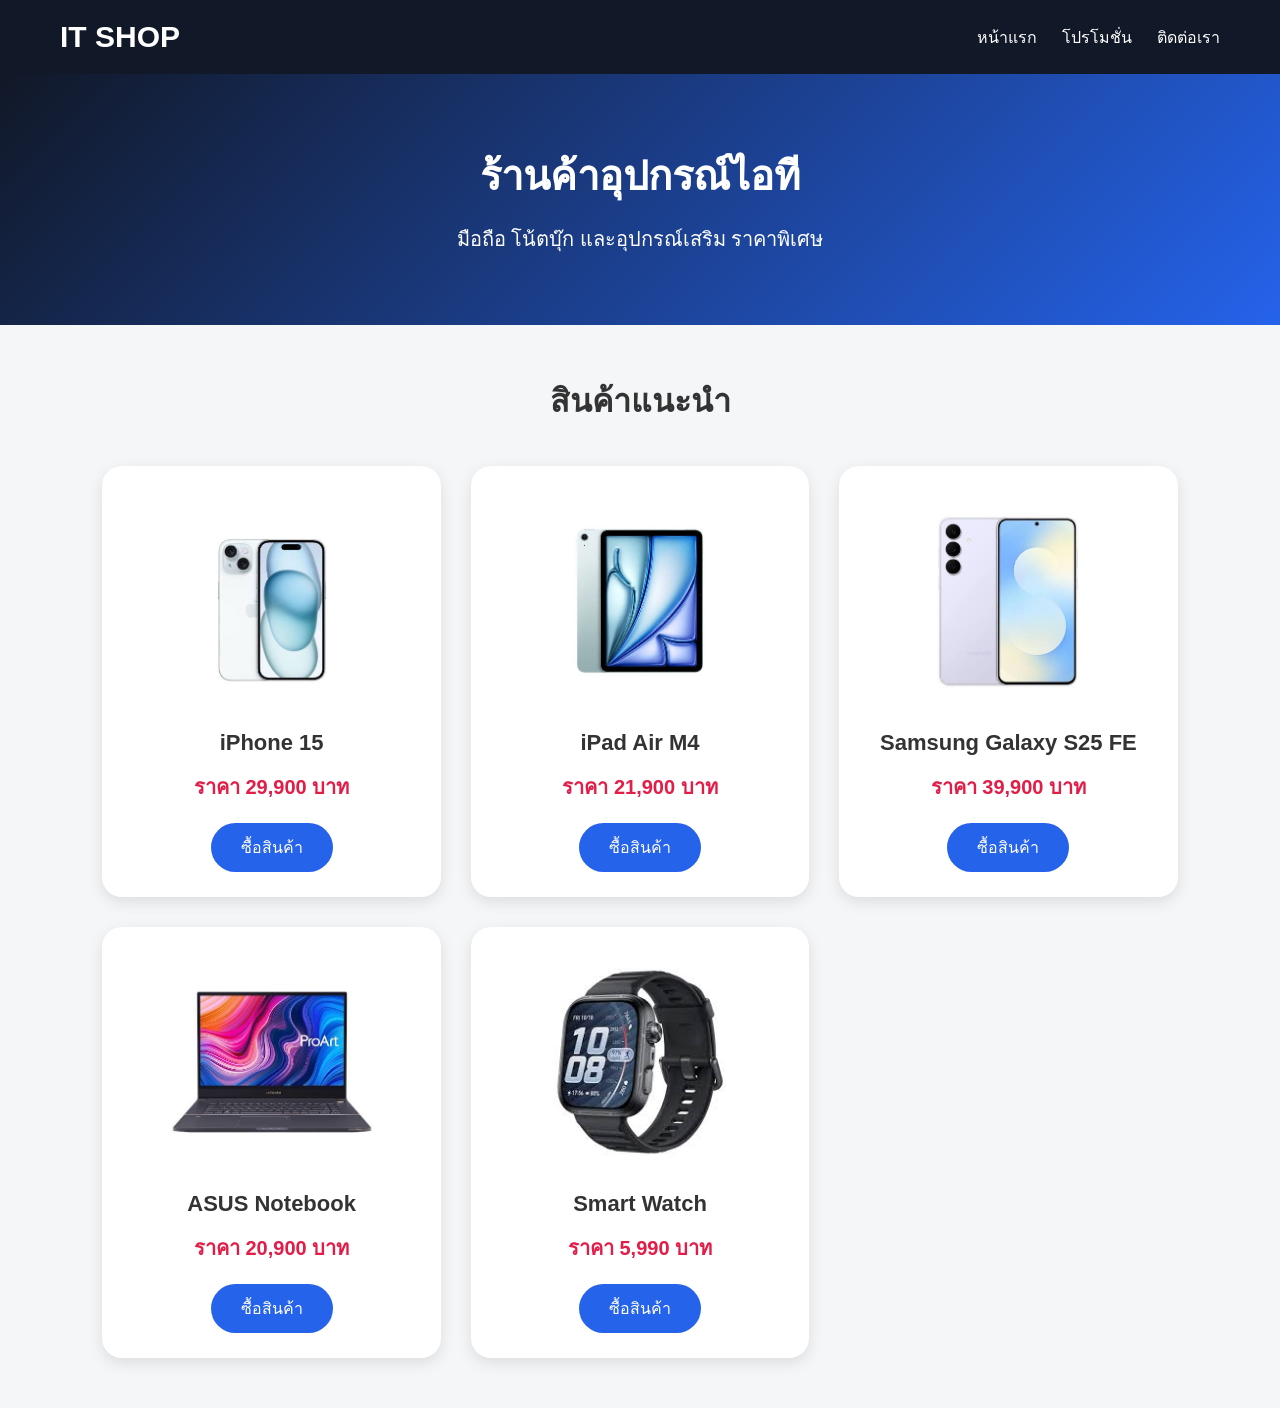
<file: index.html>
<!DOCTYPE html>
<html lang="th">
<head>
    <meta charset="UTF-8">
    <meta name="viewport" content="width=device-width, initial-scale=1.0">
    <title>IT Shop</title>
    <link rel="stylesheet" href="style.css">
</head>

<body>

<header>
    <nav>
        <div class="logo">IT SHOP</div>

        <ul>
    <li><a href="index.html">หน้าแรก</a></li>
    <li><a href="promotion.html">โปรโมชั่น</a></li>
    <li><a href="contact.html">ติดต่อเรา</a></li>
</ul>
    </nav>
</header>


<section class="banner">
    <h1>ร้านค้าอุปกรณ์ไอที</h1>
    <p>มือถือ โน้ตบุ๊ก และอุปกรณ์เสริม ราคาพิเศษ</p>
</section>


<section class="products">

<h2>สินค้าแนะนำ</h2>

<div class="product-grid">


<div class="card">
    <img src="images/images15.jpg">
    <h3>iPhone 15</h3>
    <p>ราคา 29,900 บาท</p>
    <button>ซื้อสินค้า</button>
</div>


<div class="card">
    <img src="images/imagesm4.jpg">
    <h3>iPad Air M4</h3>
    <p>ราคา 21,900 บาท</p>
    <button>ซื้อสินค้า</button>
</div>


<div class="card">
    <img src="images/images.jpg">
    <h3>Samsung Galaxy S25 FE</h3>
    <p>ราคา 39,900 บาท</p>
    <button>ซื้อสินค้า</button>
</div>


<div class="card">
    <img src="images/images 2.jpg">
    <h3>ASUS Notebook</h3>
    <p>ราคา 20,900 บาท</p>
    <button>ซื้อสินค้า</button>
</div>



<div class="card">
    <img src="images/images5pro.jpg">
    <h3>Smart Watch</h3>
    <p>ราคา 5,990 บาท</p>
    <button>ซื้อสินค้า</button>
</div>


</div>

</section>


</body>
</html>
</file>
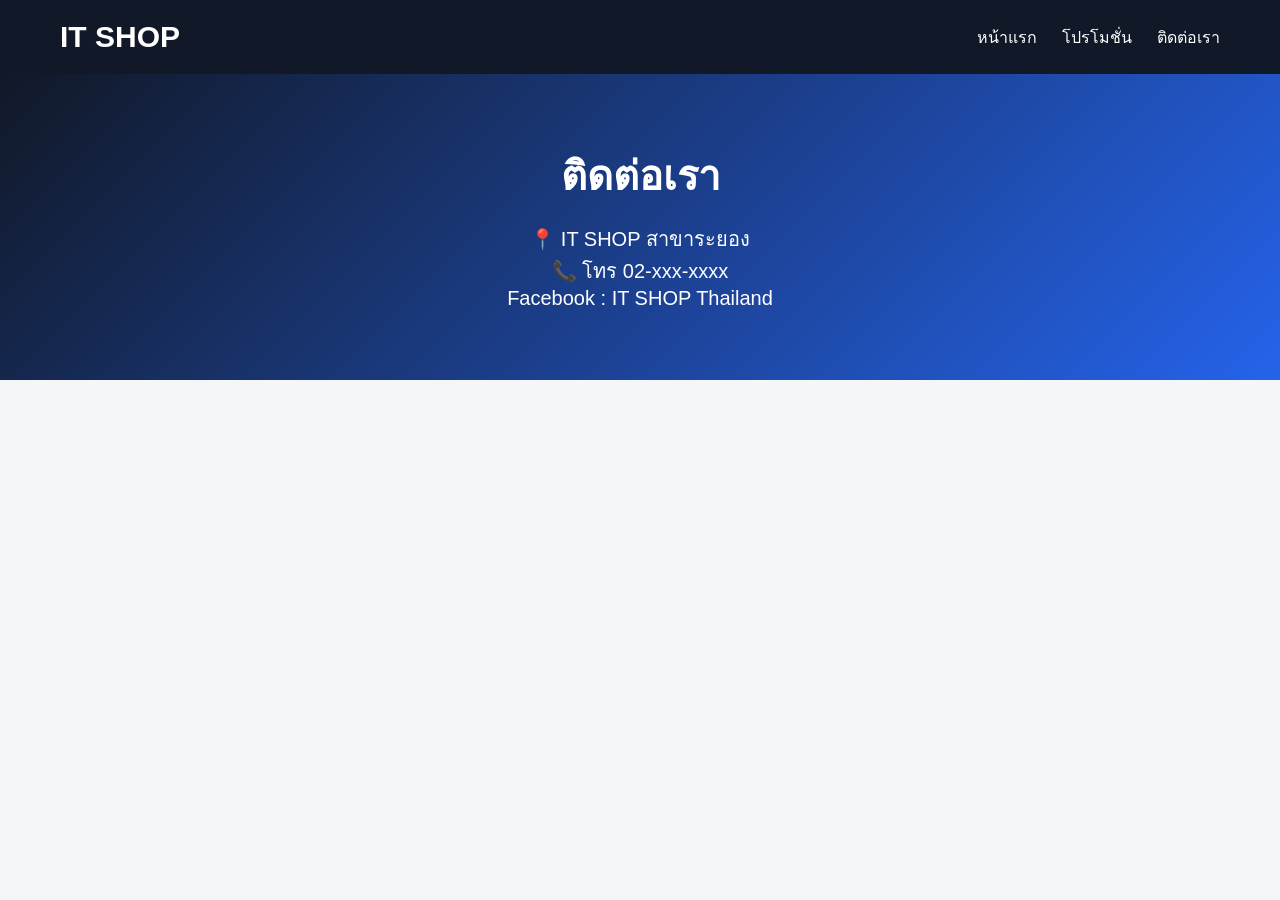
<file: contact.html>
<!DOCTYPE html>
<html lang="th">

<head>

<meta charset="UTF-8">
<title>ติดต่อเรา</title>
<link rel="stylesheet" href="style.css">

</head>


<body>


<header>

<nav>

<div class="logo">
IT SHOP
</div>


<ul>
    <li><a href="index.html">หน้าแรก</a></li>
    <li><a href="promotion.html">โปรโมชั่น</a></li>
    <li><a href="contact.html">ติดต่อเรา</a></li>
</ul>


</nav>

</header>



<section class="banner">

<h1>ติดต่อเรา</h1>

<p>
📍 IT SHOP สาขาระยอง
</p>

<p>
📞 โทร 02-xxx-xxxx
</p>

<p>
Facebook : IT SHOP Thailand
</p>


</section>


</body>

</html>
</file>
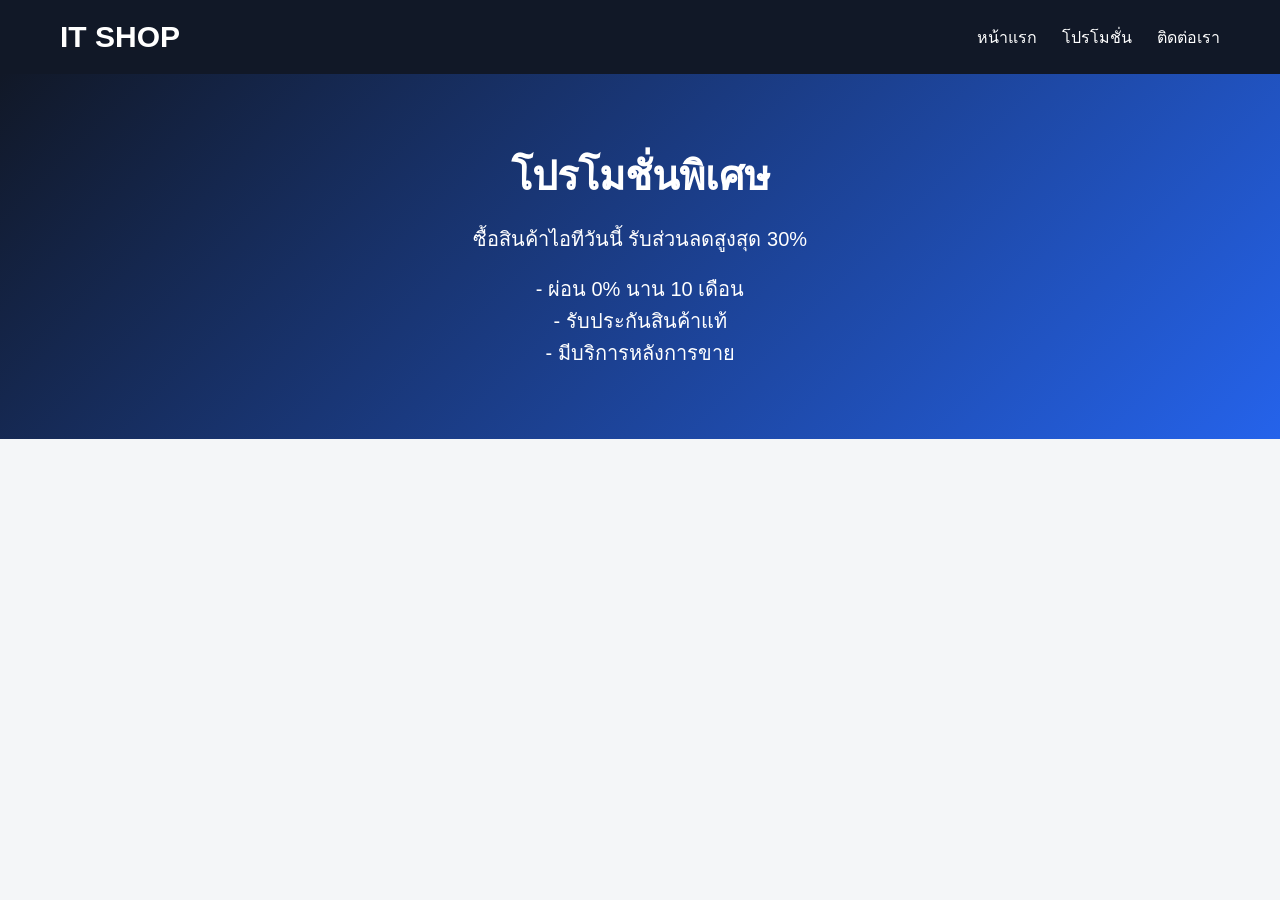
<file: promotion.html>
<!DOCTYPE html>
<html lang="th">
<head>
<meta charset="UTF-8">
<title>โปรโมชั่น</title>
<link rel="stylesheet" href="style.css">
</head>


<body>

<header>
<nav>

<div class="logo">IT SHOP</div>

<ul>
    <li><a href="index.html">หน้าแรก</a></li>
    <li><a href="promotion.html">โปรโมชั่น</a></li>
    <li><a href="contact.html">ติดต่อเรา</a></li>
</ul>

</nav>
</header>



<section class="banner">

<h1>โปรโมชั่นพิเศษ</h1>

<p>
ซื้อสินค้าไอทีวันนี้ รับส่วนลดสูงสุด 30%
</p>

<br>

<p>
- ผ่อน 0% นาน 10 เดือน<br>
- รับประกันสินค้าแท้<br>
- มีบริการหลังการขาย
</p>


</section>


</body>
</html>
</file>
<file: style.css>
*{
    margin:0;
    padding:0;
    box-sizing:border-box;
    font-family:'Segoe UI', sans-serif;
}


body{
    background:#f4f6f8;
    color:#333;
}


/* Navbar */

nav{

    background:#111827;

    display:flex;

    justify-content:space-between;

    align-items:center;

    padding:20px 60px;

}


.logo{

    font-size:30px;

    font-weight:bold;

    color:white;

}


ul{

    display:flex;

    gap:25px;

    list-style:none;

}


ul li a{

    color:white;

    text-decoration:none;

    font-size:16px;

    transition:0.3s;

}


ul li a:hover{

    color:#ff6600;

}


/* Banner */

.banner{

    text-align:center;

    padding:70px 20px;

    background:

    linear-gradient(
        135deg,
        #111827,
        #2563eb
    );

    color:white;

}


.banner h1{

    font-size:40px;

    margin-bottom:15px;

}


.banner p{

    font-size:20px;

}



/* Product */

.products{

    padding:50px 8%;

}


.products h2{

    text-align:center;

    font-size:32px;

    margin-bottom:40px;

}



.product-grid{

    display:grid;

    grid-template-columns:repeat(3,1fr);

    gap:30px;

}



/* Card */

.card{

    background:white;

    padding:25px;

    border-radius:20px;

    text-align:center;

    box-shadow:0 5px 15px rgba(0,0,0,0.1);

    transition:0.3s;

}



.card:hover{

    transform:translateY(-10px);

}



.card img{

    width:100%;

    height:220px;

    object-fit:contain;

}



.card h3{

    margin:15px;

    font-size:22px;

}



.card p{

    color:#e11d48;

    font-size:20px;

    font-weight:bold;

}



/* Button */

button{

    margin-top:20px;

    padding:12px 30px;

    border:none;

    border-radius:25px;

    background:#2563eb;

    color:white;

    font-size:16px;

    cursor:pointer;

    transition:0.3s;

}


button:hover{

    background:#ff6600;

}



/* Mobile */


@media(max-width:600px){


nav{

    padding:20px;

}


.logo{

    font-size:24px;

}


ul{

    display:none;

}


.banner h1{

    font-size:28px;

}


.product-grid{

    grid-template-columns:1fr;

}


.products{

    padding:30px 20px;

}


}
</file>
